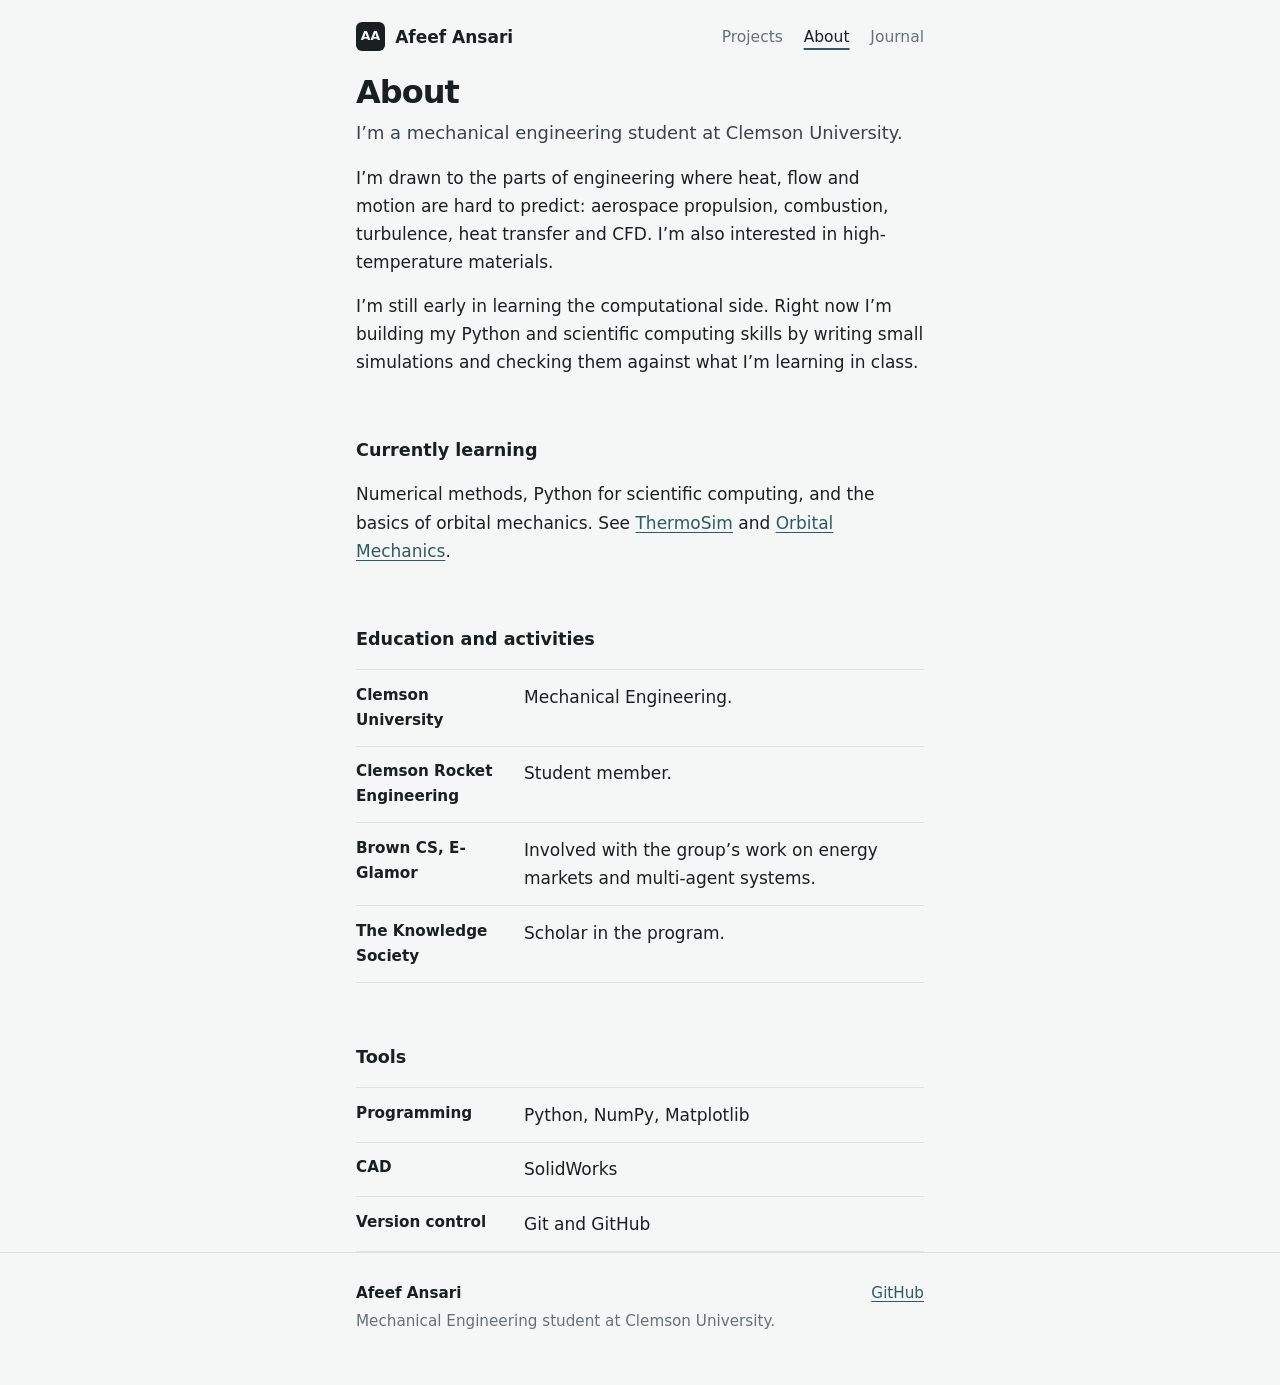
<file: about.html>
<!DOCTYPE html>
<html lang="en"><head><meta charset="utf-8"><meta name="viewport" content="width=device-width, initial-scale=1">
<title>About | Afeef Ansari</title><meta name="description" content="About Afeef Ansari, mechanical engineering student at Clemson University.">
<link rel="stylesheet" href="style.css"></head>
<body><a class="skip" href="#main">Skip to content</a>
<header class="site"><div class="col bar"><a class="brand" href="index.html"><span class="mark" aria-hidden="true">AA</span>Afeef Ansari</a><nav aria-label="Main"><a href="projects.html">Projects</a><a href="about.html" aria-current="page">About</a><a href="journal.html">Journal</a></nav></div></header>
<main id="main" class="col">
<div class="ph"><h1>About</h1><p class="lead">I’m a mechanical engineering student at Clemson University.</p></div>
<p>I’m drawn to the parts of engineering where heat, flow and motion are hard to predict: aerospace propulsion, combustion, turbulence, heat transfer and CFD. I’m also interested in high-temperature materials.</p>
<p>I’m still early in learning the computational side. Right now I’m building my Python and scientific computing skills by writing small simulations and checking them against what I’m learning in class.</p>
<section><div class="sh"><h2>Currently learning</h2></div><p>Numerical methods, Python for scientific computing, and the basics of orbital mechanics. See <a href="project-thermosim.html">ThermoSim</a> and <a href="project-orbital-mechanics.html">Orbital Mechanics</a>.</p></section><section><div class="sh"><h2>Education and activities</h2></div><dl class="cv"><div><dt>Clemson University</dt><dd>Mechanical Engineering.</dd></div>
<div><dt>Clemson Rocket Engineering</dt><dd>Student member.</dd></div>
<div><dt>Brown CS, E-Glamor</dt><dd>Involved with the group’s work on energy markets and multi-agent systems.</dd></div>
<div><dt>The Knowledge Society</dt><dd>Scholar in the program.</dd></div></dl></section><section><div class="sh"><h2>Tools</h2></div><dl class="cv"><div><dt>Programming</dt><dd>Python, NumPy, Matplotlib</dd></div><div><dt>CAD</dt><dd>SolidWorks</dd></div><div><dt>Version control</dt><dd>Git and GitHub</dd></div></dl></section></main>
<footer class="site"><div class="col foot"><div><p class="fname">Afeef Ansari</p><p>Mechanical Engineering student at Clemson University.</p></div><p><a href="https://github.com/AfeefAnsari">GitHub</a></p></div></footer>
</body></html>
</file>
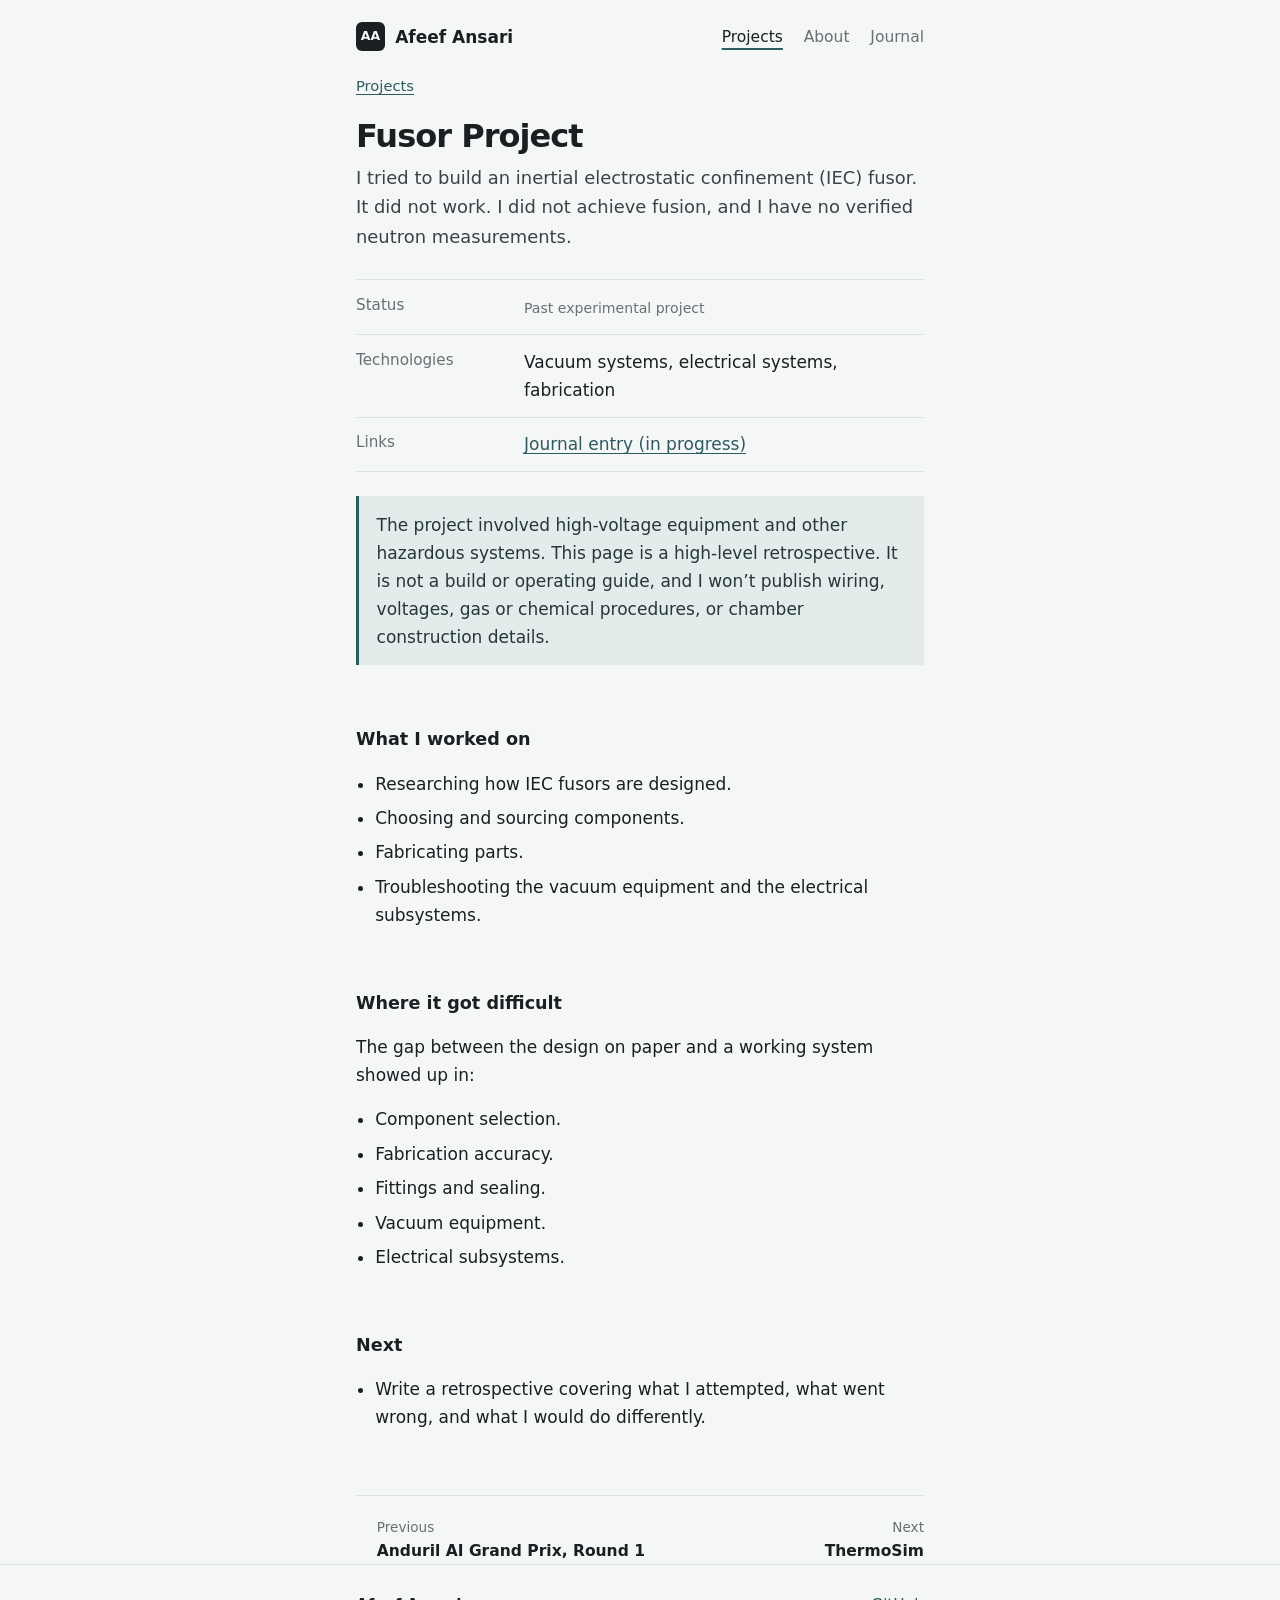
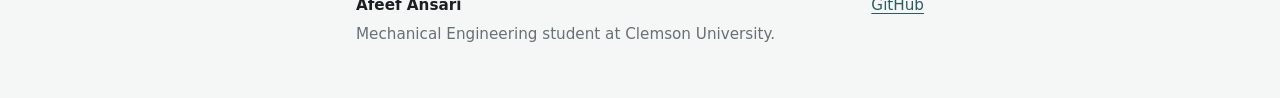
<file: fusor.html>
<!DOCTYPE html>
<html lang="en"><head><meta charset="utf-8"><meta name="viewport" content="width=device-width, initial-scale=1">
<title>Fusor Project | Afeef Ansari</title><meta name="description" content="An attempt at building an inertial electrostatic confinement fusor.">
<link rel="stylesheet" href="../style.css"></head>
<body><a class="skip" href="#main">Skip to content</a>
<header class="site"><div class="col bar"><a class="brand" href="../index.html"><span class="mark" aria-hidden="true">AA</span>Afeef Ansari</a><nav aria-label="Main"><a href="../projects.html" aria-current="page">Projects</a><a href="../about.html">About</a><a href="../journal.html">Journal</a></nav></div></header>
<main id="main" class="col">
<p class="crumb"><a href="../projects.html">Projects</a></p><div class="ph"><h1>Fusor Project</h1><p class="lead">I tried to build an inertial electrostatic confinement (IEC) fusor. It did not work. I did not achieve fusion, and I have no verified neutron measurements.</p></div><dl class="meta"><div><dt>Status</dt><dd><span class="pill">Past experimental project</span></dd></div><div><dt>Technologies</dt><dd>Vacuum systems, electrical systems, fabrication</dd></div><div><dt>Links</dt><dd><a href="../journal.html">Journal entry (in progress)</a></dd></div></dl><p class="note">The project involved high-voltage equipment and other hazardous systems. This page is a high-level retrospective. It is not a build or operating guide, and I won’t publish wiring, voltages, gas or chemical procedures, or chamber construction details.</p><section><div class="sh"><h2>What I worked on</h2></div><ul><li>Researching how IEC fusors are designed.</li><li>Choosing and sourcing components.</li><li>Fabricating parts.</li><li>Troubleshooting the vacuum equipment and the electrical subsystems.</li></ul></section><section><div class="sh"><h2>Where it got difficult</h2></div><p>The gap between the design on paper and a working system showed up in:</p><ul><li>Component selection.</li><li>Fabrication accuracy.</li><li>Fittings and sealing.</li><li>Vacuum equipment.</li><li>Electrical subsystems.</li></ul></section><section><div class="sh"><h2>Next</h2></div><ul><li>Write a retrospective covering what I attempted, what went wrong, and what I would do differently.</li></ul></section><nav class="pn" aria-label="Other projects"><a href="anduril-ai-grand-prix.html"><span>Previous</span>Anduril AI Grand Prix, Round 1</a><a href="thermosim.html"><span>Next</span>ThermoSim</a></nav></main>
<footer class="site"><div class="col foot"><div><p class="fname">Afeef Ansari</p><p>Mechanical Engineering student at Clemson University.</p></div><p><a href="https://github.com/AfeefAnsari">GitHub</a></p></div></footer>
</body></html>
</file>
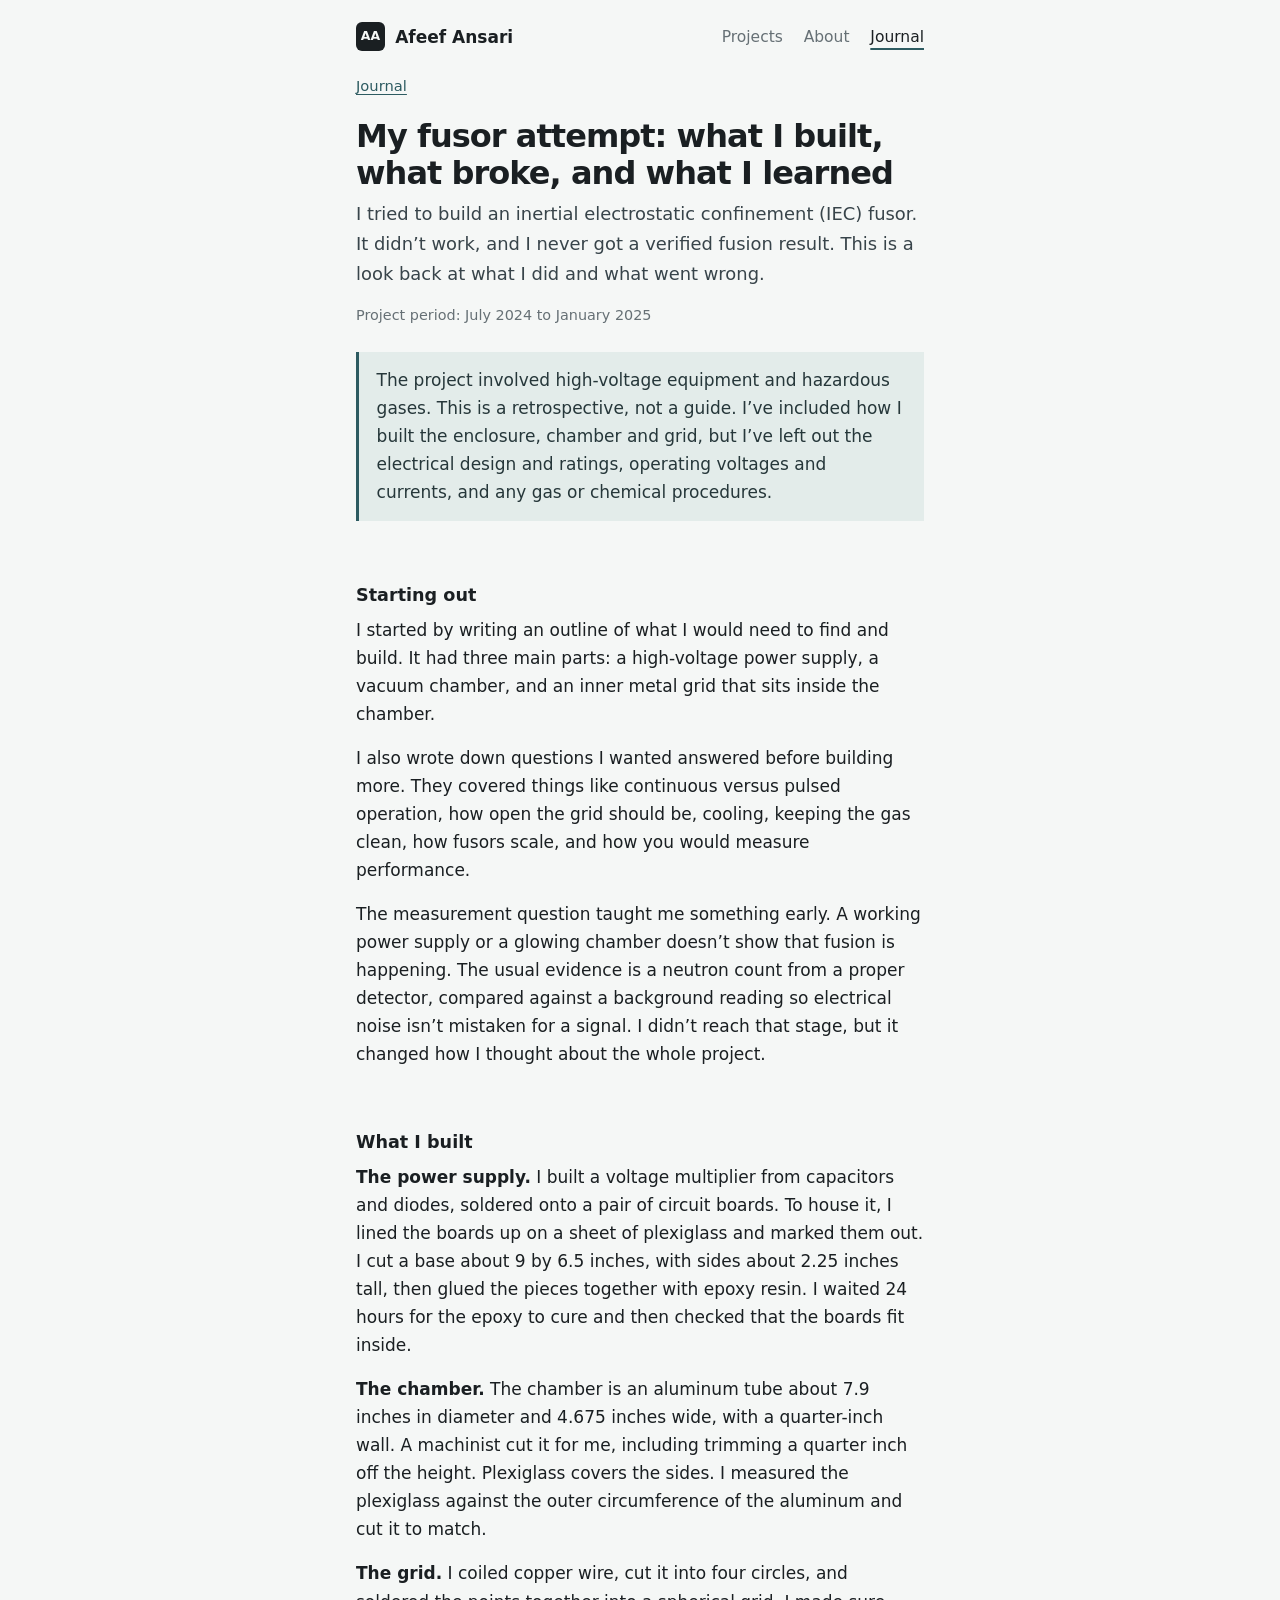
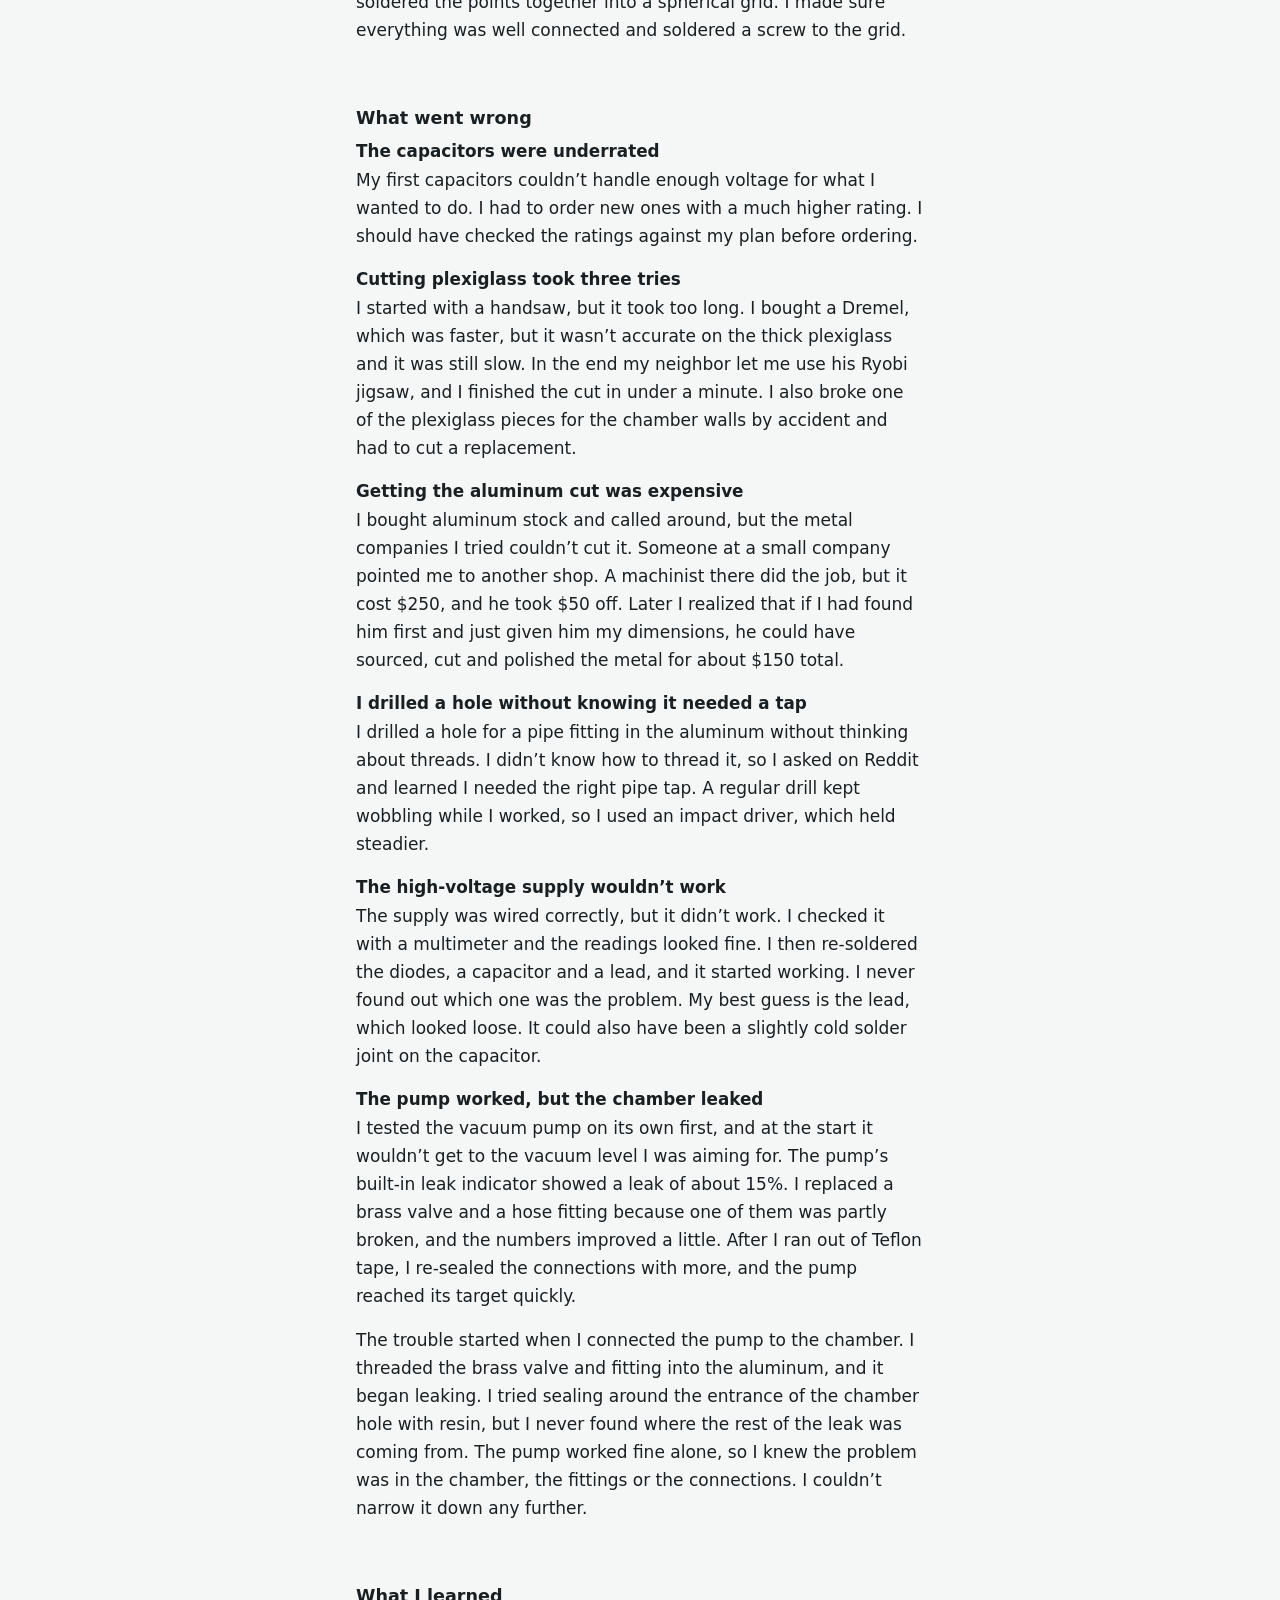
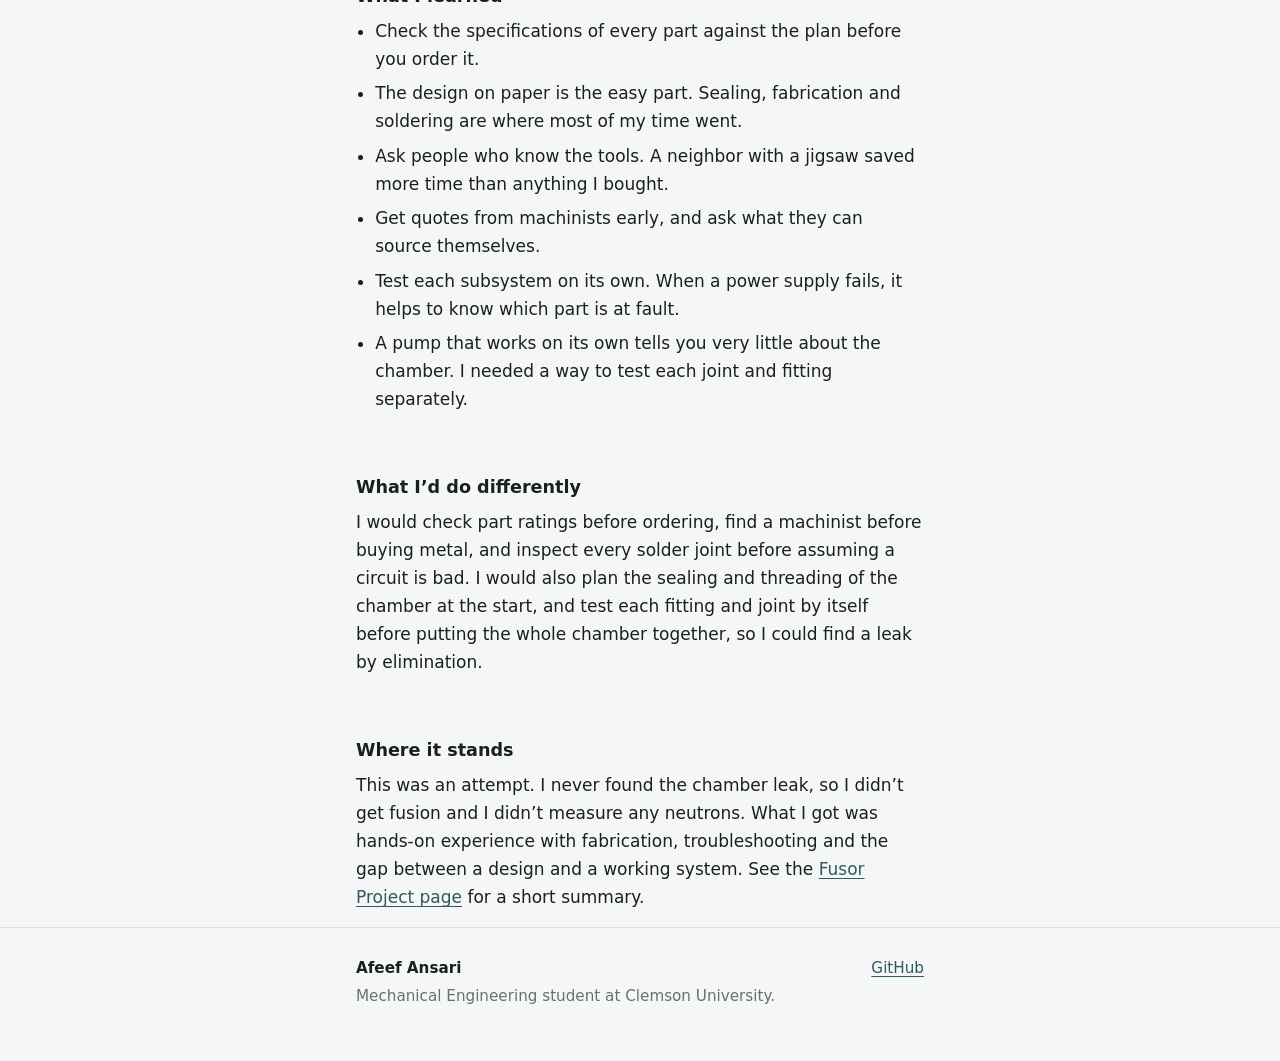
<file: journal-fusor-retrospective.html>
<!DOCTYPE html>
<html lang="en"><head><meta charset="utf-8"><meta name="viewport" content="width=device-width, initial-scale=1">
<title>My fusor attempt: what I built, what broke, what I learned | Afeef Ansari</title><meta name="description" content="A retrospective on my attempt to build an inertial electrostatic confinement fusor.">
<link rel="stylesheet" href="style.css"></head>
<body><a class="skip" href="#main">Skip to content</a>
<header class="site"><div class="col bar"><a class="brand" href="index.html"><span class="mark" aria-hidden="true">AA</span>Afeef Ansari</a><nav aria-label="Main"><a href="projects.html">Projects</a><a href="about.html">About</a><a href="journal.html" aria-current="page">Journal</a></nav></div></header>
<main id="main" class="col">
<p class="crumb"><a href="journal.html">Journal</a></p>
<article>
<div class="ph"><h1>My fusor attempt: what I built, what broke, and what I learned</h1>
<p class="lead">I tried to build an inertial electrostatic confinement (IEC) fusor. It didn’t work, and I never got a verified fusion result. This is a look back at what I did and what went wrong.</p><p class="tech">Project period: July 2024 to January 2025</p></div>
<p class="note">The project involved high-voltage equipment and hazardous gases. This is a retrospective, not a guide. I’ve included how I built the enclosure, chamber and grid, but I’ve left out the electrical design and ratings, operating voltages and currents, and any gas or chemical procedures.</p>

<section><h2>Starting out</h2>
<p>I started by writing an outline of what I would need to find and build. It had three main parts: a high-voltage power supply, a vacuum chamber, and an inner metal grid that sits inside the chamber.</p>
<p>I also wrote down questions I wanted answered before building more. They covered things like continuous versus pulsed operation, how open the grid should be, cooling, keeping the gas clean, how fusors scale, and how you would measure performance.</p>
<p>The measurement question taught me something early. A working power supply or a glowing chamber doesn’t show that fusion is happening. The usual evidence is a neutron count from a proper detector, compared against a background reading so electrical noise isn’t mistaken for a signal. I didn’t reach that stage, but it changed how I thought about the whole project.</p></section>

<section><h2>What I built</h2>
<p><strong>The power supply.</strong> I built a voltage multiplier from capacitors and diodes, soldered onto a pair of circuit boards. To house it, I lined the boards up on a sheet of plexiglass and marked them out. I cut a base about 9 by 6.5 inches, with sides about 2.25 inches tall, then glued the pieces together with epoxy resin. I waited 24 hours for the epoxy to cure and then checked that the boards fit inside.</p>
<p><strong>The chamber.</strong> The chamber is an aluminum tube about 7.9 inches in diameter and 4.675 inches wide, with a quarter-inch wall. A machinist cut it for me, including trimming a quarter inch off the height. Plexiglass covers the sides. I measured the plexiglass against the outer circumference of the aluminum and cut it to match.</p>
<p><strong>The grid.</strong> I coiled copper wire, cut it into four circles, and soldered the points together into a spherical grid. I made sure everything was well connected and soldered a screw to the grid.</p></section>

<section><h2>What went wrong</h2>
<h3>The capacitors were underrated</h3>
<p>My first capacitors couldn’t handle enough voltage for what I wanted to do. I had to order new ones with a much higher rating. I should have checked the ratings against my plan before ordering.</p>
<h3>Cutting plexiglass took three tries</h3>
<p>I started with a handsaw, but it took too long. I bought a Dremel, which was faster, but it wasn’t accurate on the thick plexiglass and it was still slow. In the end my neighbor let me use his Ryobi jigsaw, and I finished the cut in under a minute. I also broke one of the plexiglass pieces for the chamber walls by accident and had to cut a replacement.</p>
<h3>Getting the aluminum cut was expensive</h3>
<p>I bought aluminum stock and called around, but the metal companies I tried couldn’t cut it. Someone at a small company pointed me to another shop. A machinist there did the job, but it cost $250, and he took $50 off. Later I realized that if I had found him first and just given him my dimensions, he could have sourced, cut and polished the metal for about $150 total.</p>
<h3>I drilled a hole without knowing it needed a tap</h3>
<p>I drilled a hole for a pipe fitting in the aluminum without thinking about threads. I didn’t know how to thread it, so I asked on Reddit and learned I needed the right pipe tap. A regular drill kept wobbling while I worked, so I used an impact driver, which held steadier.</p>
<h3>The high-voltage supply wouldn’t work</h3>
<p>The supply was wired correctly, but it didn’t work. I checked it with a multimeter and the readings looked fine. I then re-soldered the diodes, a capacitor and a lead, and it started working. I never found out which one was the problem. My best guess is the lead, which looked loose. It could also have been a slightly cold solder joint on the capacitor.</p>
<h3>The pump worked, but the chamber leaked</h3>
<p>I tested the vacuum pump on its own first, and at the start it wouldn’t get to the vacuum level I was aiming for. The pump’s built-in leak indicator showed a leak of about 15%. I replaced a brass valve and a hose fitting because one of them was partly broken, and the numbers improved a little. After I ran out of Teflon tape, I re-sealed the connections with more, and the pump reached its target quickly.</p>
<p>The trouble started when I connected the pump to the chamber. I threaded the brass valve and fitting into the aluminum, and it began leaking. I tried sealing around the entrance of the chamber hole with resin, but I never found where the rest of the leak was coming from. The pump worked fine alone, so I knew the problem was in the chamber, the fittings or the connections. I couldn’t narrow it down any further.</p></section>

<section><h2>What I learned</h2>
<ul>
<li>Check the specifications of every part against the plan before you order it.</li>
<li>The design on paper is the easy part. Sealing, fabrication and soldering are where most of my time went.</li>
<li>Ask people who know the tools. A neighbor with a jigsaw saved more time than anything I bought.</li>
<li>Get quotes from machinists early, and ask what they can source themselves.</li>
<li>Test each subsystem on its own. When a power supply fails, it helps to know which part is at fault.</li>
<li>A pump that works on its own tells you very little about the chamber. I needed a way to test each joint and fitting separately.</li>
</ul></section>

<section><h2>What I’d do differently</h2>
<p>I would check part ratings before ordering, find a machinist before buying metal, and inspect every solder joint before assuming a circuit is bad. I would also plan the sealing and threading of the chamber at the start, and test each fitting and joint by itself before putting the whole chamber together, so I could find a leak by elimination.</p></section>

<section><h2>Where it stands</h2>
<p>This was an attempt. I never found the chamber leak, so I didn’t get fusion and I didn’t measure any neutrons. What I got was hands-on experience with fabrication, troubleshooting and the gap between a design and a working system. See the <a href="project-fusor.html">Fusor Project page</a> for a short summary.</p></section>
</article>
</main>
<footer class="site"><div class="col foot"><div><p class="fname">Afeef Ansari</p><p>Mechanical Engineering student at Clemson University.</p></div><p><a href="https://github.com/AfeefAnsari">GitHub</a></p></div></footer>
</body></html>
</file>
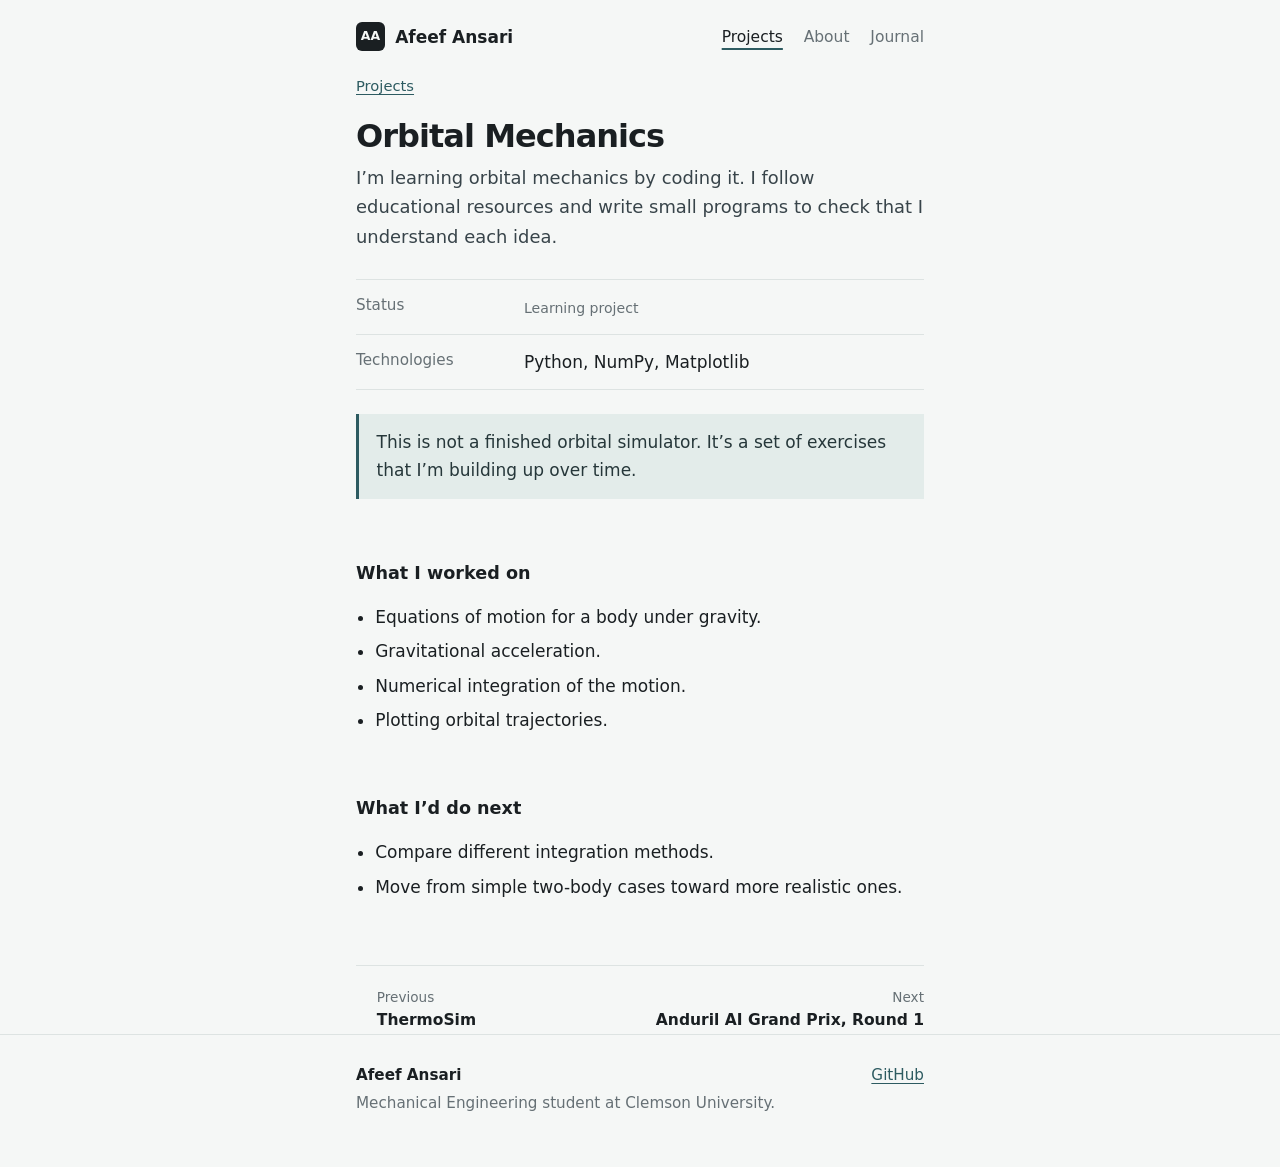
<file: orbital-mechanics.html>
<!DOCTYPE html>
<html lang="en"><head><meta charset="utf-8"><meta name="viewport" content="width=device-width, initial-scale=1">
<title>Orbital Mechanics | Afeef Ansari</title><meta name="description" content="Learning orbital motion by writing the equations in Python.">
<link rel="stylesheet" href="../style.css"></head>
<body><a class="skip" href="#main">Skip to content</a>
<header class="site"><div class="col bar"><a class="brand" href="../index.html"><span class="mark" aria-hidden="true">AA</span>Afeef Ansari</a><nav aria-label="Main"><a href="../projects.html" aria-current="page">Projects</a><a href="../about.html">About</a><a href="../journal.html">Journal</a></nav></div></header>
<main id="main" class="col">
<p class="crumb"><a href="../projects.html">Projects</a></p><div class="ph"><h1>Orbital Mechanics</h1><p class="lead">I’m learning orbital mechanics by coding it. I follow educational resources and write small programs to check that I understand each idea.</p></div><dl class="meta"><div><dt>Status</dt><dd><span class="pill">Learning project</span></dd></div><div><dt>Technologies</dt><dd>Python, NumPy, Matplotlib</dd></div></dl><p class="note">This is not a finished orbital simulator. It’s a set of exercises that I’m building up over time.</p><section><div class="sh"><h2>What I worked on</h2></div><ul><li>Equations of motion for a body under gravity.</li><li>Gravitational acceleration.</li><li>Numerical integration of the motion.</li><li>Plotting orbital trajectories.</li></ul></section><section><div class="sh"><h2>What I’d do next</h2></div><ul><li>Compare different integration methods.</li><li>Move from simple two-body cases toward more realistic ones.</li></ul></section><nav class="pn" aria-label="Other projects"><a href="thermosim.html"><span>Previous</span>ThermoSim</a><a href="anduril-ai-grand-prix.html"><span>Next</span>Anduril AI Grand Prix, Round 1</a></nav></main>
<footer class="site"><div class="col foot"><div><p class="fname">Afeef Ansari</p><p>Mechanical Engineering student at Clemson University.</p></div><p><a href="https://github.com/AfeefAnsari">GitHub</a></p></div></footer>
</body></html>
</file>
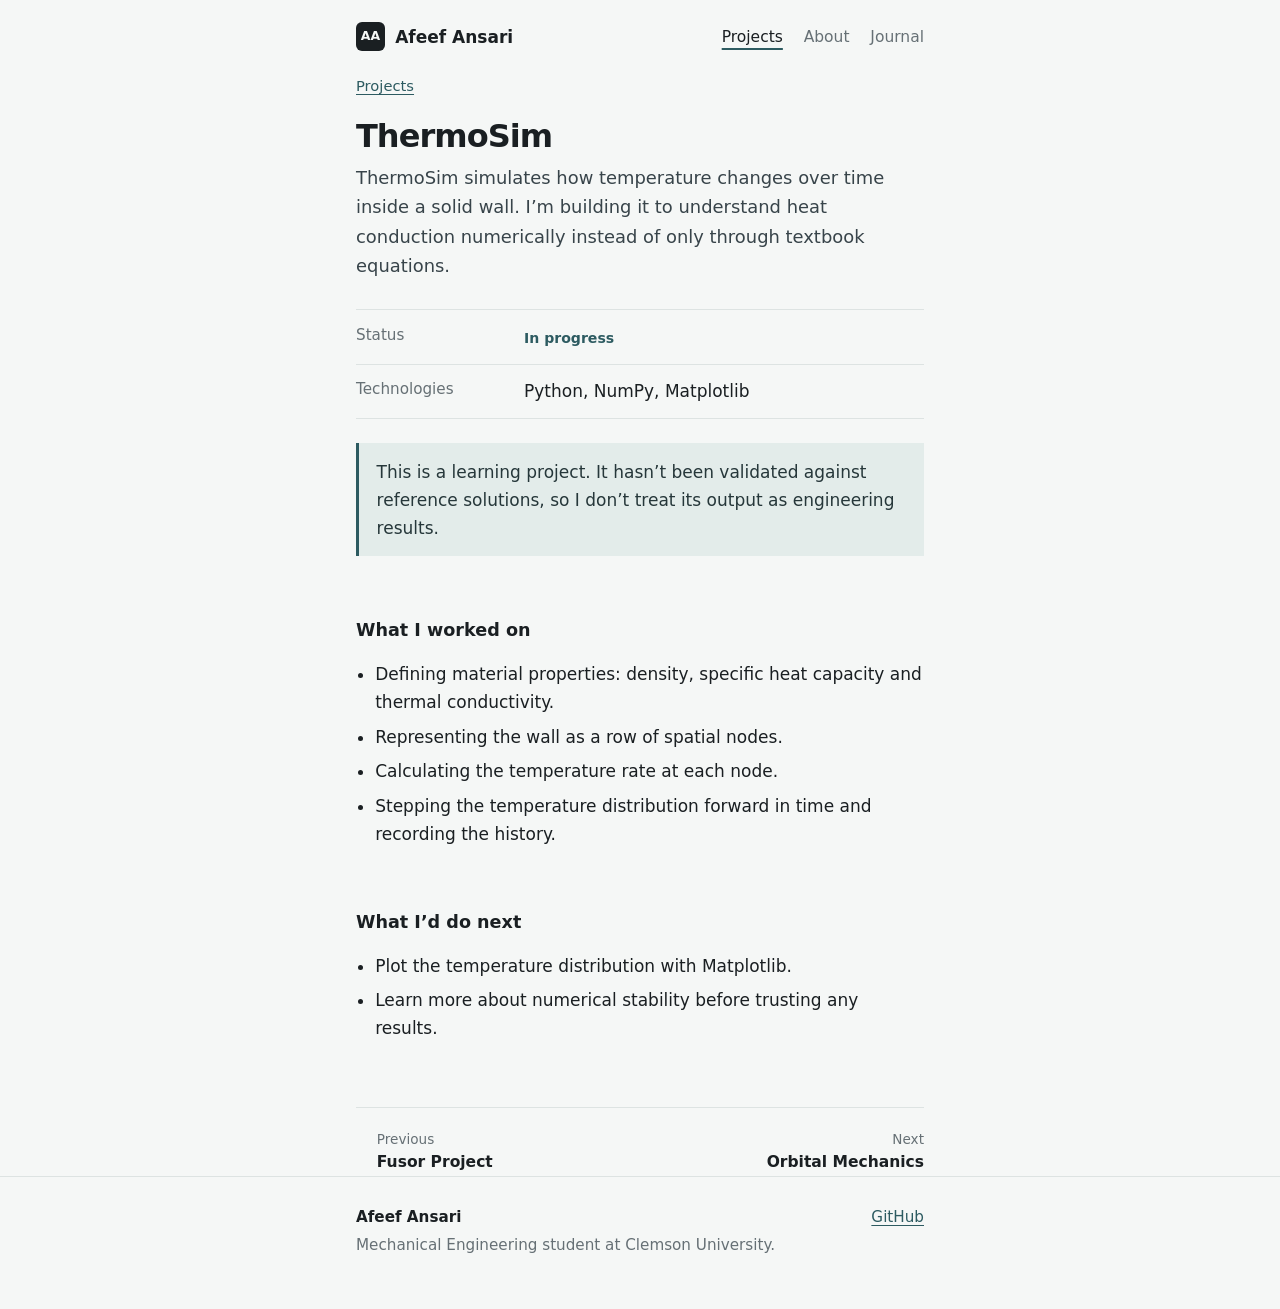
<file: thermosim.html>
<!DOCTYPE html>
<html lang="en"><head><meta charset="utf-8"><meta name="viewport" content="width=device-width, initial-scale=1">
<title>ThermoSim | Afeef Ansari</title><meta name="description" content="A Python model of one-dimensional transient heat transfer through a solid wall.">
<link rel="stylesheet" href="../style.css"></head>
<body><a class="skip" href="#main">Skip to content</a>
<header class="site"><div class="col bar"><a class="brand" href="../index.html"><span class="mark" aria-hidden="true">AA</span>Afeef Ansari</a><nav aria-label="Main"><a href="../projects.html" aria-current="page">Projects</a><a href="../about.html">About</a><a href="../journal.html">Journal</a></nav></div></header>
<main id="main" class="col">
<p class="crumb"><a href="../projects.html">Projects</a></p><div class="ph"><h1>ThermoSim</h1><p class="lead">ThermoSim simulates how temperature changes over time inside a solid wall. I’m building it to understand heat conduction numerically instead of only through textbook equations.</p></div><dl class="meta"><div><dt>Status</dt><dd><span class="pill live">In progress</span></dd></div><div><dt>Technologies</dt><dd>Python, NumPy, Matplotlib</dd></div></dl><p class="note">This is a learning project. It hasn’t been validated against reference solutions, so I don’t treat its output as engineering results.</p><section><div class="sh"><h2>What I worked on</h2></div><ul><li>Defining material properties: density, specific heat capacity and thermal conductivity.</li><li>Representing the wall as a row of spatial nodes.</li><li>Calculating the temperature rate at each node.</li><li>Stepping the temperature distribution forward in time and recording the history.</li></ul></section><section><div class="sh"><h2>What I’d do next</h2></div><ul><li>Plot the temperature distribution with Matplotlib.</li><li>Learn more about numerical stability before trusting any results.</li></ul></section><nav class="pn" aria-label="Other projects"><a href="fusor.html"><span>Previous</span>Fusor Project</a><a href="orbital-mechanics.html"><span>Next</span>Orbital Mechanics</a></nav></main>
<footer class="site"><div class="col foot"><div><p class="fname">Afeef Ansari</p><p>Mechanical Engineering student at Clemson University.</p></div><p><a href="https://github.com/AfeefAnsari">GitHub</a></p></div></footer>
</body></html>
</file>
<file: style.css>
:root{--bg:#f5f7f6;--fg:#1a1f22;--mute:#667075;--line:#dde3e2;--accent:#2d5b61;--tint:#e3ecea;--max:38rem}
*{box-sizing:border-box}
html{-webkit-text-size-adjust:100%}
body{margin:0;background:var(--bg);color:var(--fg);font:1.0625rem/1.65 system-ui,-apple-system,"Segoe UI",Roboto,Helvetica,Arial,sans-serif}
.col{max-width:var(--max);margin:0 auto;padding:0 1.25rem}
a{color:var(--accent);text-underline-offset:.2em;text-decoration-thickness:1px}
a:hover{color:var(--fg)}
a:focus-visible{outline:2px solid var(--accent);outline-offset:3px;border-radius:3px}
.skip{position:absolute;left:-999px}.skip:focus{left:1rem;top:1rem;background:#fff;padding:.4rem .6rem;z-index:9}
header.site{padding:1.4rem 0}
.bar{display:flex;justify-content:space-between;align-items:center;gap:1rem}
.brand{display:flex;align-items:center;gap:.65rem;color:var(--fg);font-weight:600;text-decoration:none}
.mark{display:grid;place-items:center;width:1.8rem;height:1.8rem;border-radius:6px;background:var(--fg);color:var(--bg);font-size:.78rem}
nav a{color:var(--mute);text-decoration:none;margin-left:1.3rem;font-size:.97rem}
nav a:hover,nav a[aria-current]{color:var(--fg)}
nav a[aria-current]{text-decoration:underline;text-decoration-color:var(--accent);text-decoration-thickness:2px;text-underline-offset:.4em}
main{padding-top:3.5rem;padding-bottom:4.5rem}
h1{font-size:2.4rem;line-height:1.15;letter-spacing:-.03em;font-weight:700;margin:0 0 .5rem}
.ph h1{font-size:2rem}
h2{font-size:1.1rem;font-weight:650;margin:0 0 .35rem}
h3{font-size:1.05rem;font-weight:620;margin:0}
p{margin:0 0 1rem}
.sub{font-size:1.2rem;color:var(--mute);margin-bottom:2rem}
.lead{font-size:1.12rem;color:#38444a}
section{margin-top:3.75rem}
.intro{margin-top:0}
.sh{display:flex;justify-content:space-between;align-items:baseline;margin-bottom:.6rem}
.sh a,.sec-note{font-size:.95rem}
.sec-note{color:var(--mute);margin:0 0 1rem}
.glance{margin:1.75rem 0 0;border-top:1px solid var(--line)}
.glance>div,.cv>div,.meta>div{display:grid;grid-template-columns:9.5rem 1fr;gap:1rem;padding:.8rem 0;border-bottom:1px solid var(--line)}
dt{color:var(--mute);font-size:.95rem}
.cv dt{color:var(--fg);font-weight:600}
dd{margin:0}
.meta{margin:1.75rem 0 0;border-top:1px solid var(--line)}
.cv{margin:0;border-top:1px solid var(--line)}
.panels{list-style:none;padding:0;margin:0;border-top:1px solid var(--line)}
.panel{display:block;padding:1.2rem 0;border-bottom:1px solid var(--line);color:inherit;text-decoration:none}
.panel .top{display:flex;justify-content:space-between;align-items:baseline;gap:1rem}
a.panel:hover h3{color:var(--accent);text-decoration:underline;text-underline-offset:.2em}
.panel p{margin:.25rem 0 0}
.panel>p:first-of-type{color:#38444a}
.tech{color:var(--mute);font-size:.9rem}
.pill{font-size:.88rem;color:var(--mute);white-space:nowrap}
.pill.live{color:var(--accent);font-weight:600}
.crumb{font-size:.92rem;margin-bottom:1.25rem}
.note{border-left:3px solid var(--accent);background:var(--tint);padding:.9rem 1.1rem;margin:1.5rem 0 0;color:#26373a}
main ul:not(.panels):not(.squares){padding-left:1.2rem;margin:0 0 1rem}
main li{margin-bottom:.4rem}
.pn{display:flex;justify-content:space-between;gap:1rem;margin-top:4rem;padding-top:1.25rem;border-top:1px solid var(--line)}
.pn a{text-decoration:none;font-weight:600;color:var(--fg)}
.pn a:hover{color:var(--accent)}
.pn a:last-child{text-align:right}
.pn span{display:block;color:var(--mute);font-size:.85rem;font-weight:400}
footer.site{border-top:1px solid var(--line);padding:1.75rem 0 3rem;color:var(--mute);font-size:.95rem}
.foot{display:flex;justify-content:space-between;gap:1.5rem;flex-wrap:wrap}
footer p{margin:0 0 .2rem}
.fname{color:var(--fg);font-weight:600}
@media(max-width:34rem){h1{font-size:2rem}.glance>div,.cv>div,.meta>div{grid-template-columns:1fr;gap:.1rem}.panel .top{flex-direction:column;gap:.1rem}}

.squares{list-style:none;padding:0;margin:0;display:grid;grid-template-columns:1fr 1fr;gap:.8rem}
.squares li{margin:0}
.sq{position:relative;display:block;aspect-ratio:1/1;overflow:hidden;border-radius:8px;background:#cfdad8;border:1px solid var(--line);text-decoration:none}
.sq img{position:absolute;inset:0;width:100%;height:100%;object-fit:cover;display:block}
.sq .nm{position:absolute;inset:0;display:flex;align-items:center;justify-content:center;text-align:center;padding:1rem;background:rgba(0,0,0,.6);color:#fff;font-weight:600;line-height:1.3;opacity:0;transition:opacity .15s}
.sq:hover .nm,.sq:focus-visible .nm{opacity:1}
.sq .dt{position:absolute;left:.6rem;bottom:.6rem;background:rgba(0,0,0,.65);color:#fff;font-size:.8rem;line-height:1;padding:.3rem .5rem;border-radius:4px}
@media(hover:none){.sq .nm{inset:auto 0 0 0;opacity:1;justify-content:flex-end;align-items:flex-end;padding:.6rem;background:none;text-shadow:0 0 4px #000}.sq .dt{bottom:auto;top:.6rem}}
.banner{margin:0 0 1.75rem;border-radius:8px;overflow:hidden;background:var(--tint)}
.banner img{display:block;width:100%;aspect-ratio:16/6;object-fit:cover}
.notes{position:relative;height:14rem;border:1px solid var(--line);border-radius:8px;overflow:hidden;background:#fff}
.notes iframe{width:100%;height:100%;border:0;pointer-events:none}
.notes-open{position:absolute;inset:0;display:flex;align-items:flex-end;padding:.8rem 1rem;background:rgba(255,255,255,.0);color:var(--accent);font-weight:600}
</file>
